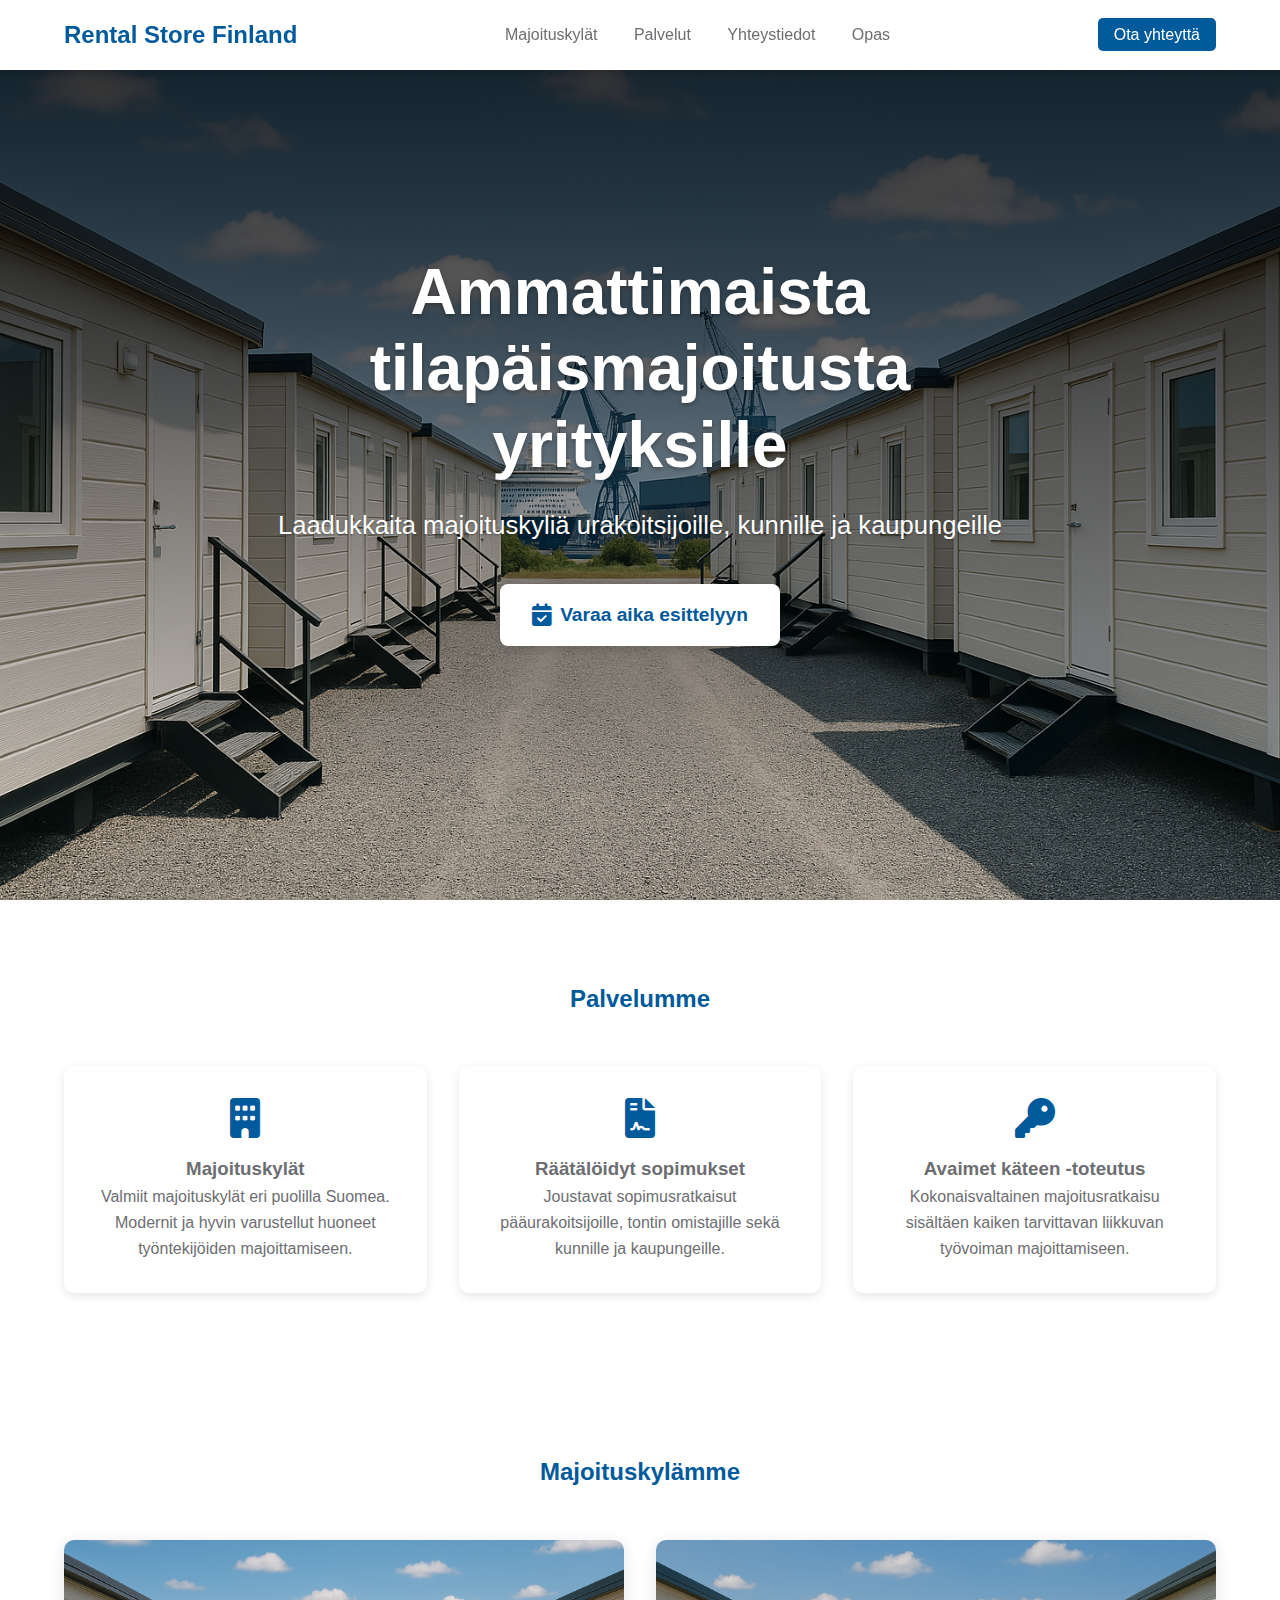
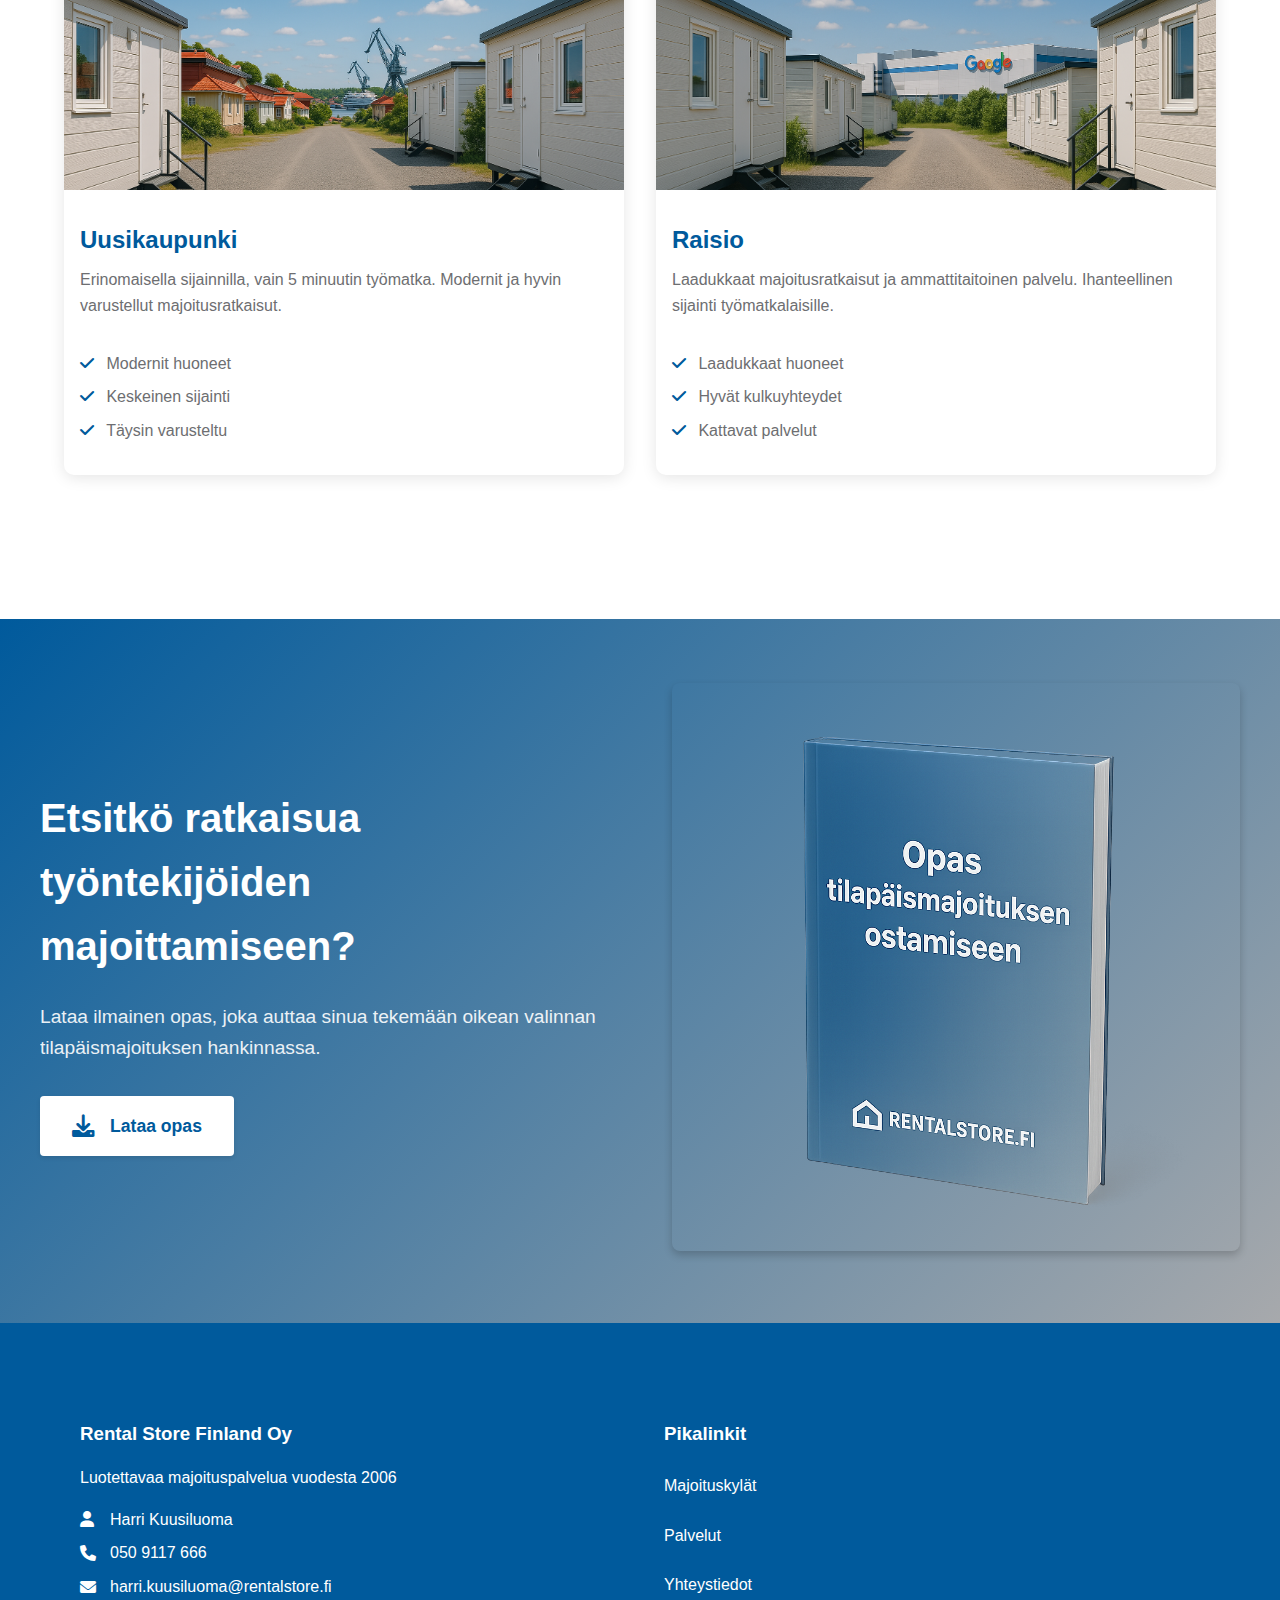
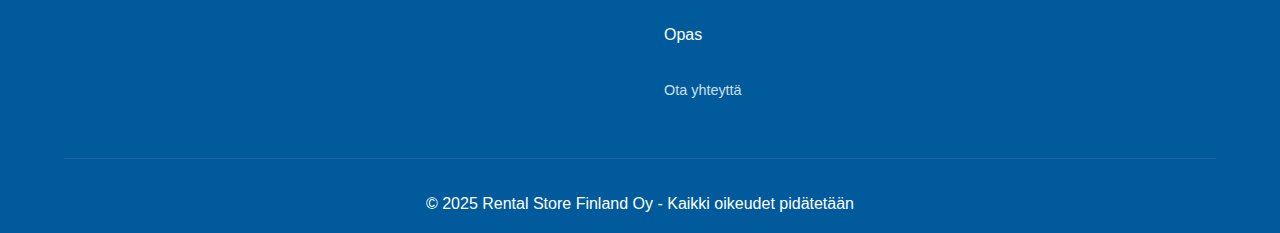
<file: index.html>
<!DOCTYPE html>
<html lang="fi">
<head>
    <meta charset="UTF-8">
    <meta name="viewport" content="width=device-width, initial-scale=1.0">
    <title>Rental Store Finland - Tilapäismajoitusta ammattilaisille</title>
    <link rel="stylesheet" href="styles.css">
    <link rel="stylesheet" href="https://cdnjs.cloudflare.com/ajax/libs/font-awesome/6.0.0/css/all.min.css">
</head>
<body>
    <header>
        <nav class="navbar">
            <div class="logo">
                <a href="index.html">
                    <h1>Rental Store Finland</h1>
                </a>
            </div>
            <div class="hamburger">
                <span></span>
                <span></span>
                <span></span>
            </div>
            <div class="nav-links">
                <a href="majoituskylat.html">Majoituskylät</a>
                <a href="palvelut.html">Palvelut</a>
                <a href="yhteystiedot.html">Yhteystiedot</a>
                <a href="ohjeet.html">Opas</a>
            </div>
            <div class="contact-button">
                <a href="yhteystiedot.html" class="btn">Ota yhteyttä</a>
            </div>
        </nav>
    </header>

    <main>
        <section class="hero-section">
            <div class="hero-content">
                <h1>Ammattimaista tilapäismajoitusta yrityksille</h1>
                <p>Laadukkaita majoituskyliä urakoitsijoille, kunnille ja kaupungeille</p>
                <a href="yhteystiedot.html" class="hero-button">
                    <i class="fas fa-calendar-check"></i>
                    Varaa aika esittelyyn
                </a>
            </div>
        </section>

        <section id="palvelut" class="services-section">
            <h2>Palvelumme</h2>
            <div class="services-grid">
                <div class="service-card">
                    <i class="fas fa-building"></i>
                    <h3>Majoituskylät</h3>
                    <p>Valmiit majoituskylät eri puolilla Suomea. Modernit ja hyvin varustellut huoneet työntekijöiden majoittamiseen.</p>
                </div>
                <div class="service-card">
                    <i class="fas fa-file-contract"></i>
                    <h3>Räätälöidyt sopimukset</h3>
                    <p>Joustavat sopimusratkaisut pääurakoitsijoille, tontin omistajille sekä kunnille ja kaupungeille.</p>
                </div>
                <div class="service-card">
                    <i class="fas fa-key"></i>
                    <h3>Avaimet käteen -toteutus</h3>
                    <p>Kokonaisvaltainen majoitusratkaisu sisältäen kaiken tarvittavan liikkuvan työvoiman majoittamiseen.</p>
                </div>
            </div>
        </section>

        <section id="majoituskylat" class="locations-section">
            <h2>Majoituskylämme</h2>
            <div class="location-cards">
                <div class="location-card">
                    <img src="images/uusikaupunki.jpg" alt="Uusikaupunki majoituskylä">
                    <h3>Uusikaupunki</h3>
                    <p>Erinomaisella sijainnilla, vain 5 minuutin työmatka. Modernit ja hyvin varustellut majoitusratkaisut.</p>
                    <ul class="location-features">
                        <li><i class="fas fa-check"></i> Modernit huoneet</li>
                        <li><i class="fas fa-check"></i> Keskeinen sijainti</li>
                        <li><i class="fas fa-check"></i> Täysin varusteltu</li>
                    </ul>
                </div>
                <div class="location-card">
                    <img src="images/raisio.jpg" alt="Raisio majoituskylä">
                    <h3>Raisio</h3>
                    <p>Laadukkaat majoitusratkaisut ja ammattitaitoinen palvelu. Ihanteellinen sijainti työmatkalaisille.</p>
                    <ul class="location-features">
                        <li><i class="fas fa-check"></i> Laadukkaat huoneet</li>
                        <li><i class="fas fa-check"></i> Hyvät kulkuyhteydet</li>
                        <li><i class="fas fa-check"></i> Kattavat palvelut</li>
                    </ul>
                </div>
            </div>
        </section>

        <section class="cta-banner">
            <div class="cta-banner-content">
                <div class="cta-banner-text">
                    <h2>Etsitkö ratkaisua työntekijöiden majoittamiseen?</h2>
                    <p>Lataa ilmainen opas, joka auttaa sinua tekemään oikean valinnan tilapäismajoituksen hankinnassa.</p>
                    <a href="ohjeet.html" class="cta-button">
                        <i class="fas fa-download"></i>
                        Lataa opas
                    </a>
                </div>
                <div class="cta-banner-image">
                    <img src="images/guide-preview.jpg" alt="Tilapäismajoituksen ohjeet">
                </div>
            </div>
        </section>
    </main>

    <footer>
        <div class="footer-content">
            <!-- Vasen palkki -->
            <div class="footer-section">
                <h3>Rental Store Finland Oy</h3>
                <p>Luotettavaa majoituspalvelua vuodesta 2006</p>
                <div class="footer-contact">
                    <p><i class="fas fa-user"></i> Harri Kuusiluoma</p>
                    <p><i class="fas fa-phone"></i> 050 9117 666</p>
                    <p><i class="fas fa-envelope"></i> harri.kuusiluoma@rentalstore.fi</p>
                </div>
            </div>
            <!-- Oikea palkki -->
            <div class="footer-section">
                <h3>Pikalinkit</h3>
                <div class="footer-links">
                    <a href="majoituskylat.html">Majoituskylät</a>
                    <a href="palvelut.html">Palvelut</a>
                    <a href="yhteystiedot.html">Yhteystiedot</a>
                    <a href="ohjeet.html">Opas</a>
                </div>
                <p class="footer-contact-link">
                    <a href="yhteystiedot.html">Ota yhteyttä</a>
                </p>
            </div>
        </div>
        <div class="footer-bottom">
            <p>&copy; 2025 Rental Store Finland Oy - Kaikki oikeudet pidätetään</p>
        </div>
    </footer>

    <script src="script.js"></script>
</body>
</html>
</file>
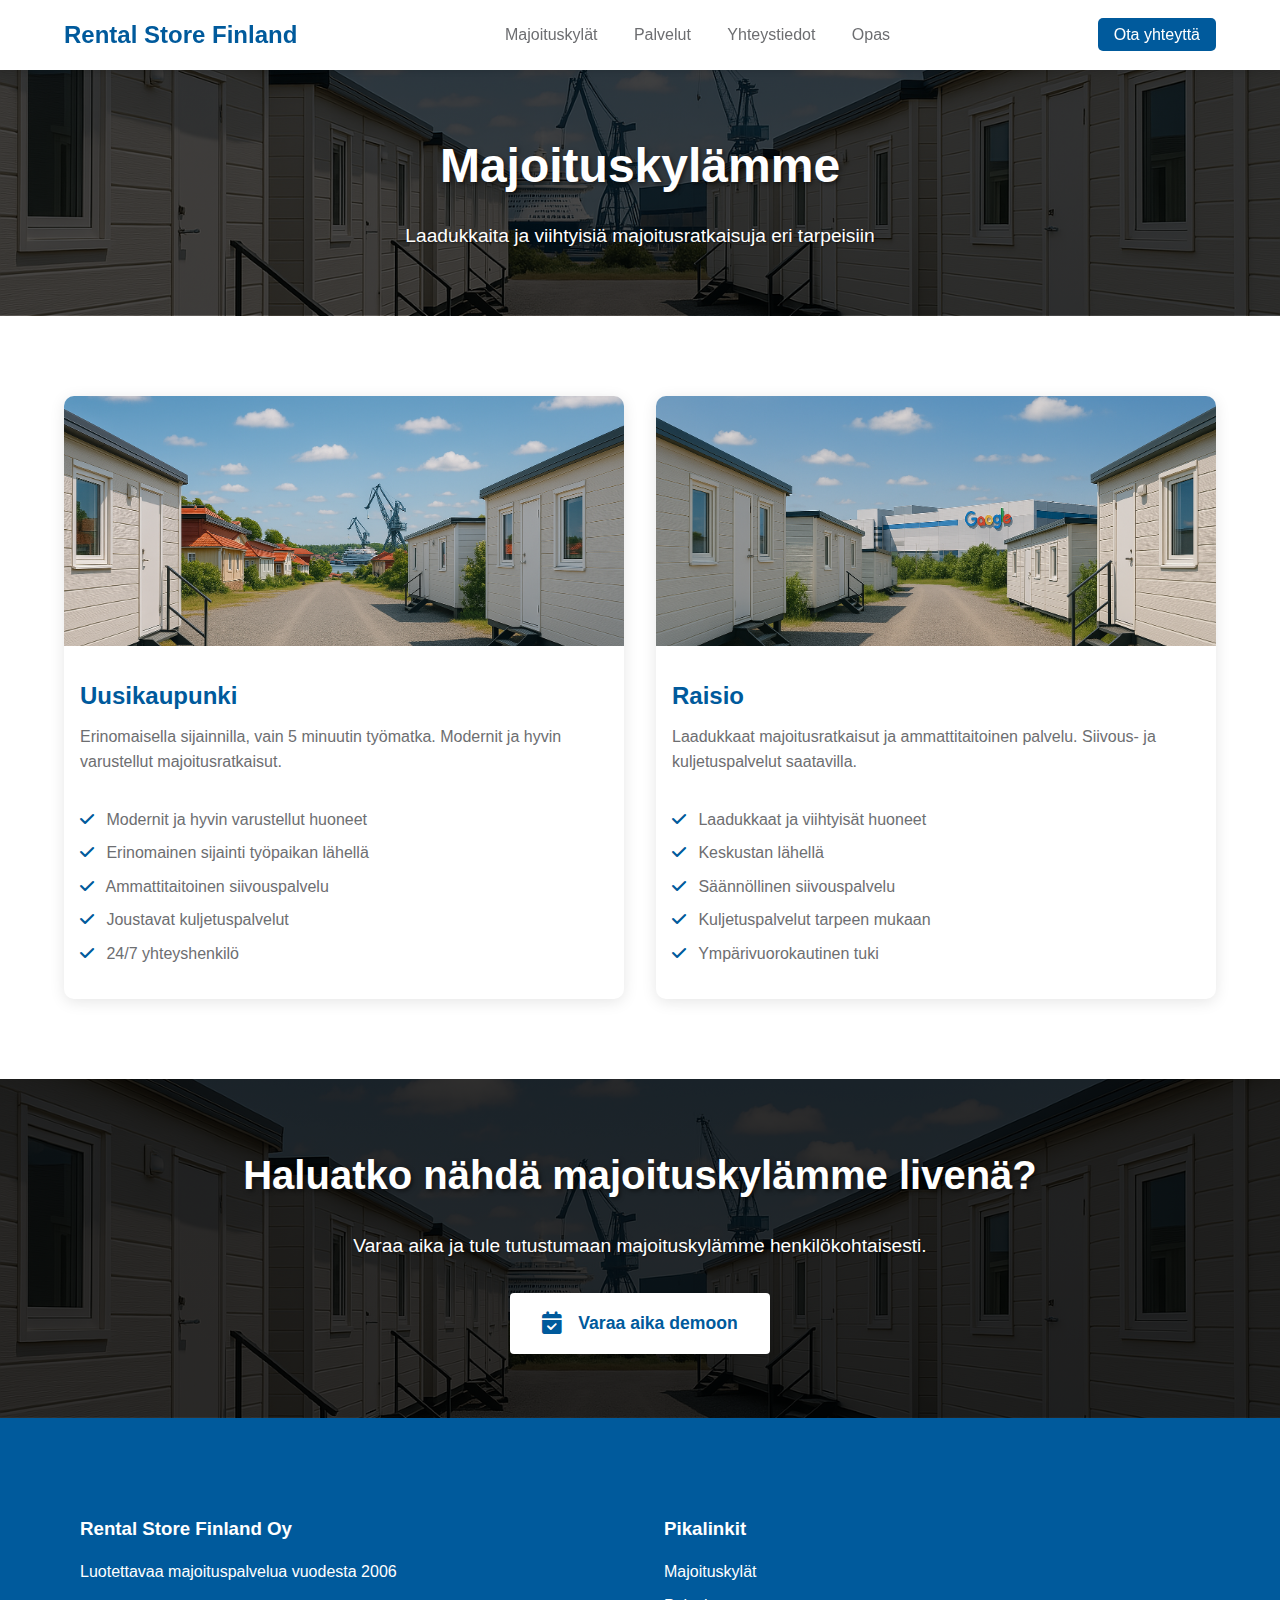
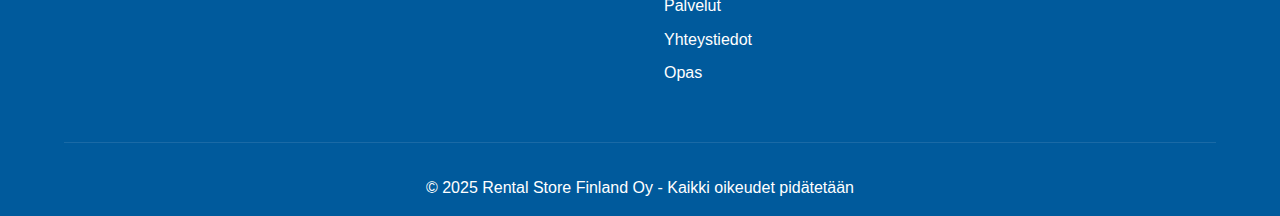
<file: majoituskylat.html>
<!DOCTYPE html>
<html lang="fi">
<head>
    <meta charset="UTF-8">
    <meta name="viewport" content="width=device-width, initial-scale=1.0">
    <title>Majoituskylät - Rental Store Finland</title>
    <link rel="stylesheet" href="styles.css">
    <link rel="stylesheet" href="https://cdnjs.cloudflare.com/ajax/libs/font-awesome/6.0.0/css/all.min.css">
</head>
<body>
    <header>
        <nav class="navbar">
            <div class="logo">
                <a href="index.html">
                    <h1>Rental Store Finland</h1>
                </a>
            </div>
            <div class="hamburger">
                <span></span>
                <span></span>
                <span></span>
            </div>
            <div class="nav-links">
                <a href="majoituskylat.html">Majoituskylät</a>
                <a href="palvelut.html">Palvelut</a>
                <a href="yhteystiedot.html">Yhteystiedot</a>
                <a href="ohjeet.html">Opas</a>
            </div>
            <div class="contact-button">
                <a href="yhteystiedot.html" class="btn">Ota yhteyttä</a>
            </div>
        </nav>
    </header>

    <main>
        <section class="page-header">
            <h1>Majoituskylämme</h1>
            <p>Laadukkaita ja viihtyisiä majoitusratkaisuja eri tarpeisiin</p>
        </section>

        <section class="locations-section">
            <div class="location-cards">
                <div class="location-card">
                    <img src="images/uusikaupunki.jpg" alt="Uusikaupunki majoituskylä">
                    <h3>Uusikaupunki</h3>
                    <p>Erinomaisella sijainnilla, vain 5 minuutin työmatka. Modernit ja hyvin varustellut majoitusratkaisut.</p>
                    <ul class="location-features">
                        <li><i class="fas fa-check"></i> Modernit ja hyvin varustellut huoneet</li>
                        <li><i class="fas fa-check"></i> Erinomainen sijainti työpaikan lähellä</li>
                        <li><i class="fas fa-check"></i> Ammattitaitoinen siivouspalvelu</li>
                        <li><i class="fas fa-check"></i> Joustavat kuljetuspalvelut</li>
                        <li><i class="fas fa-check"></i> 24/7 yhteyshenkilö</li>
                    </ul>
                </div>
                <div class="location-card">
                    <img src="images/raisio.jpg" alt="Raisio majoituskylä">
                    <h3>Raisio</h3>
                    <p>Laadukkaat majoitusratkaisut ja ammattitaitoinen palvelu. Siivous- ja kuljetuspalvelut saatavilla.</p>
                    <ul class="location-features">
                        <li><i class="fas fa-check"></i> Laadukkaat ja viihtyisät huoneet</li>
                        <li><i class="fas fa-check"></i> Keskustan lähellä</li>
                        <li><i class="fas fa-check"></i> Säännöllinen siivouspalvelu</li>
                        <li><i class="fas fa-check"></i> Kuljetuspalvelut tarpeen mukaan</li>
                        <li><i class="fas fa-check"></i> Ympärivuorokautinen tuki</li>
                    </ul>
                </div>
            </div>
        </section>

        <section class="cta-section">
            <div class="cta-content">
                <h2>Haluatko nähdä majoituskylämme livenä?</h2>
                <p>Varaa aika ja tule tutustumaan majoituskylämme henkilökohtaisesti.</p>
                <a href="yhteystiedot.html" class="cta-button">
                    <i class="fas fa-calendar-check"></i>
                    Varaa aika demoon
                </a>
            </div>
        </section>
    </main>

    <footer>
        <div class="footer-content">
            <div class="footer-section">
                <h3>Rental Store Finland Oy</h3>
                <p>Luotettavaa majoituspalvelua vuodesta 2006</p>
            </div>
            <div class="footer-section">
                <h3>Pikalinkit</h3>
                <a href="majoituskylat.html">Majoituskylät</a>
                <a href="palvelut.html">Palvelut</a>
                <a href="yhteystiedot.html">Yhteystiedot</a>
                <a href="ohjeet.html">Opas</a>
            </div>
        </div>
        <div class="footer-bottom">
            <p>&copy; 2025 Rental Store Finland Oy - Kaikki oikeudet pidätetään</p>
        </div>
    </footer>

    <script src="script.js"></script>
</body>
</html>
</file>
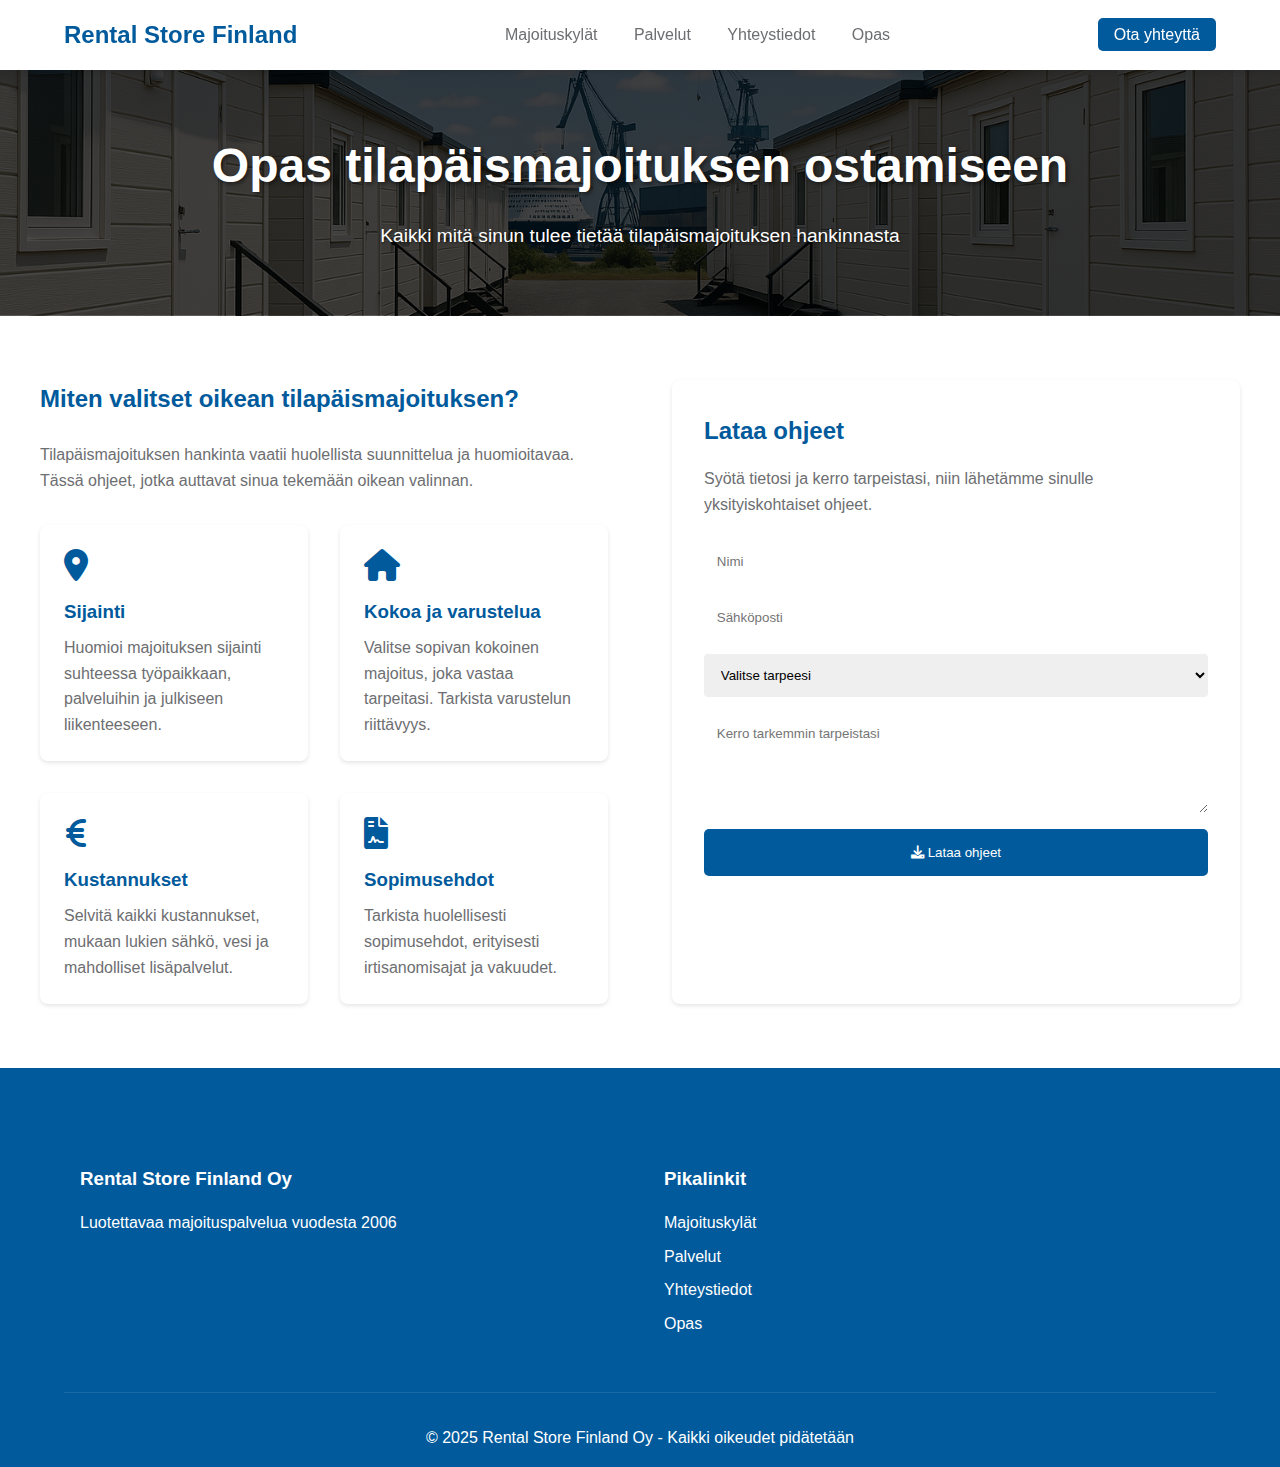
<file: ohjeet.html>
<!DOCTYPE html>
<html lang="fi">
<head>
    <meta charset="UTF-8">
    <meta name="viewport" content="width=device-width, initial-scale=1.0">
    <title>Opas - Rental Store Finland</title>
    <link rel="stylesheet" href="styles.css">
    <link rel="stylesheet" href="https://cdnjs.cloudflare.com/ajax/libs/font-awesome/6.0.0/css/all.min.css">
</head>
<body>
    <header>
        <nav class="navbar">
            <div class="logo">
                <a href="index.html">
                    <h1>Rental Store Finland</h1>
                </a>
            </div>
            <div class="hamburger">
                <span></span>
                <span></span>
                <span></span>
            </div>
            <div class="nav-links">
                <a href="majoituskylat.html">Majoituskylät</a>
                <a href="palvelut.html">Palvelut</a>
                <a href="yhteystiedot.html">Yhteystiedot</a>
                <a href="ohjeet.html">Opas</a>
            </div>
            <div class="contact-button">
                <a href="yhteystiedot.html" class="btn">Ota yhteyttä</a>
            </div>
        </nav>
    </header>

    <main>
        <section class="page-header">
            <h1>Opas tilapäismajoituksen ostamiseen</h1>
            <p>Kaikki mitä sinun tulee tietää tilapäismajoituksen hankinnasta</p>
        </section>

        <section class="guide-section">
            <div class="guide-content">
                <div class="guide-text">
                    <h2>Miten valitset oikean tilapäismajoituksen?</h2>
                    <p>Tilapäismajoituksen hankinta vaatii huolellista suunnittelua ja huomioitavaa. Tässä ohjeet, jotka auttavat sinua tekemään oikean valinnan.</p>
                    
                    <div class="guide-points">
                        <div class="guide-point">
                            <i class="fas fa-map-marker-alt"></i>
                            <h3>Sijainti</h3>
                            <p>Huomioi majoituksen sijainti suhteessa työpaikkaan, palveluihin ja julkiseen liikenteeseen.</p>
                        </div>
                        <div class="guide-point">
                            <i class="fas fa-home"></i>
                            <h3>Kokoa ja varustelua</h3>
                            <p>Valitse sopivan kokoinen majoitus, joka vastaa tarpeitasi. Tarkista varustelun riittävyys.</p>
                        </div>
                        <div class="guide-point">
                            <i class="fas fa-euro-sign"></i>
                            <h3>Kustannukset</h3>
                            <p>Selvitä kaikki kustannukset, mukaan lukien sähkö, vesi ja mahdolliset lisäpalvelut.</p>
                        </div>
                        <div class="guide-point">
                            <i class="fas fa-file-contract"></i>
                            <h3>Sopimusehdot</h3>
                            <p>Tarkista huolellisesti sopimusehdot, erityisesti irtisanomisajat ja vakuudet.</p>
                        </div>
                    </div>
                </div>

                <div class="guide-form">
                    <h2>Lataa ohjeet</h2>
                    <p>Syötä tietosi ja kerro tarpeistasi, niin lähetämme sinulle yksityiskohtaiset ohjeet.</p>
                    <form id="guideForm">
                        <input type="text" placeholder="Nimi" required>
                        <input type="email" placeholder="Sähköposti" required>
                        <select required>
                            <option value="">Valitse tarpeesi</option>
                            <option value="tyo">Työmatka</option>
                            <option value="projekti">Projektimajoitus</option>
                            <option value="muu">Muu tarve</option>
                        </select>
                        <textarea placeholder="Kerro tarkemmin tarpeistasi" required></textarea>
                        <button type="submit" class="submit-button">
                            <i class="fas fa-download"></i>
                            Lataa ohjeet
                        </button>
                    </form>
                </div>
            </div>
        </section>
    </main>

    <footer>
        <div class="footer-content">
            <div class="footer-section">
                <h3>Rental Store Finland Oy</h3>
                <p>Luotettavaa majoituspalvelua vuodesta 2006</p>
            </div>
            <div class="footer-section">
                <h3>Pikalinkit</h3>
                <a href="majoituskylat.html">Majoituskylät</a>
                <a href="palvelut.html">Palvelut</a>
                <a href="yhteystiedot.html">Yhteystiedot</a>
                <a href="ohjeet.html">Opas</a>
            </div>
        </div>
        <div class="footer-bottom">
            <p>&copy; 2025 Rental Store Finland Oy - Kaikki oikeudet pidätetään</p>
        </div>
    </footer>

    <script src="script.js"></script>
</body>
</html>
</file>
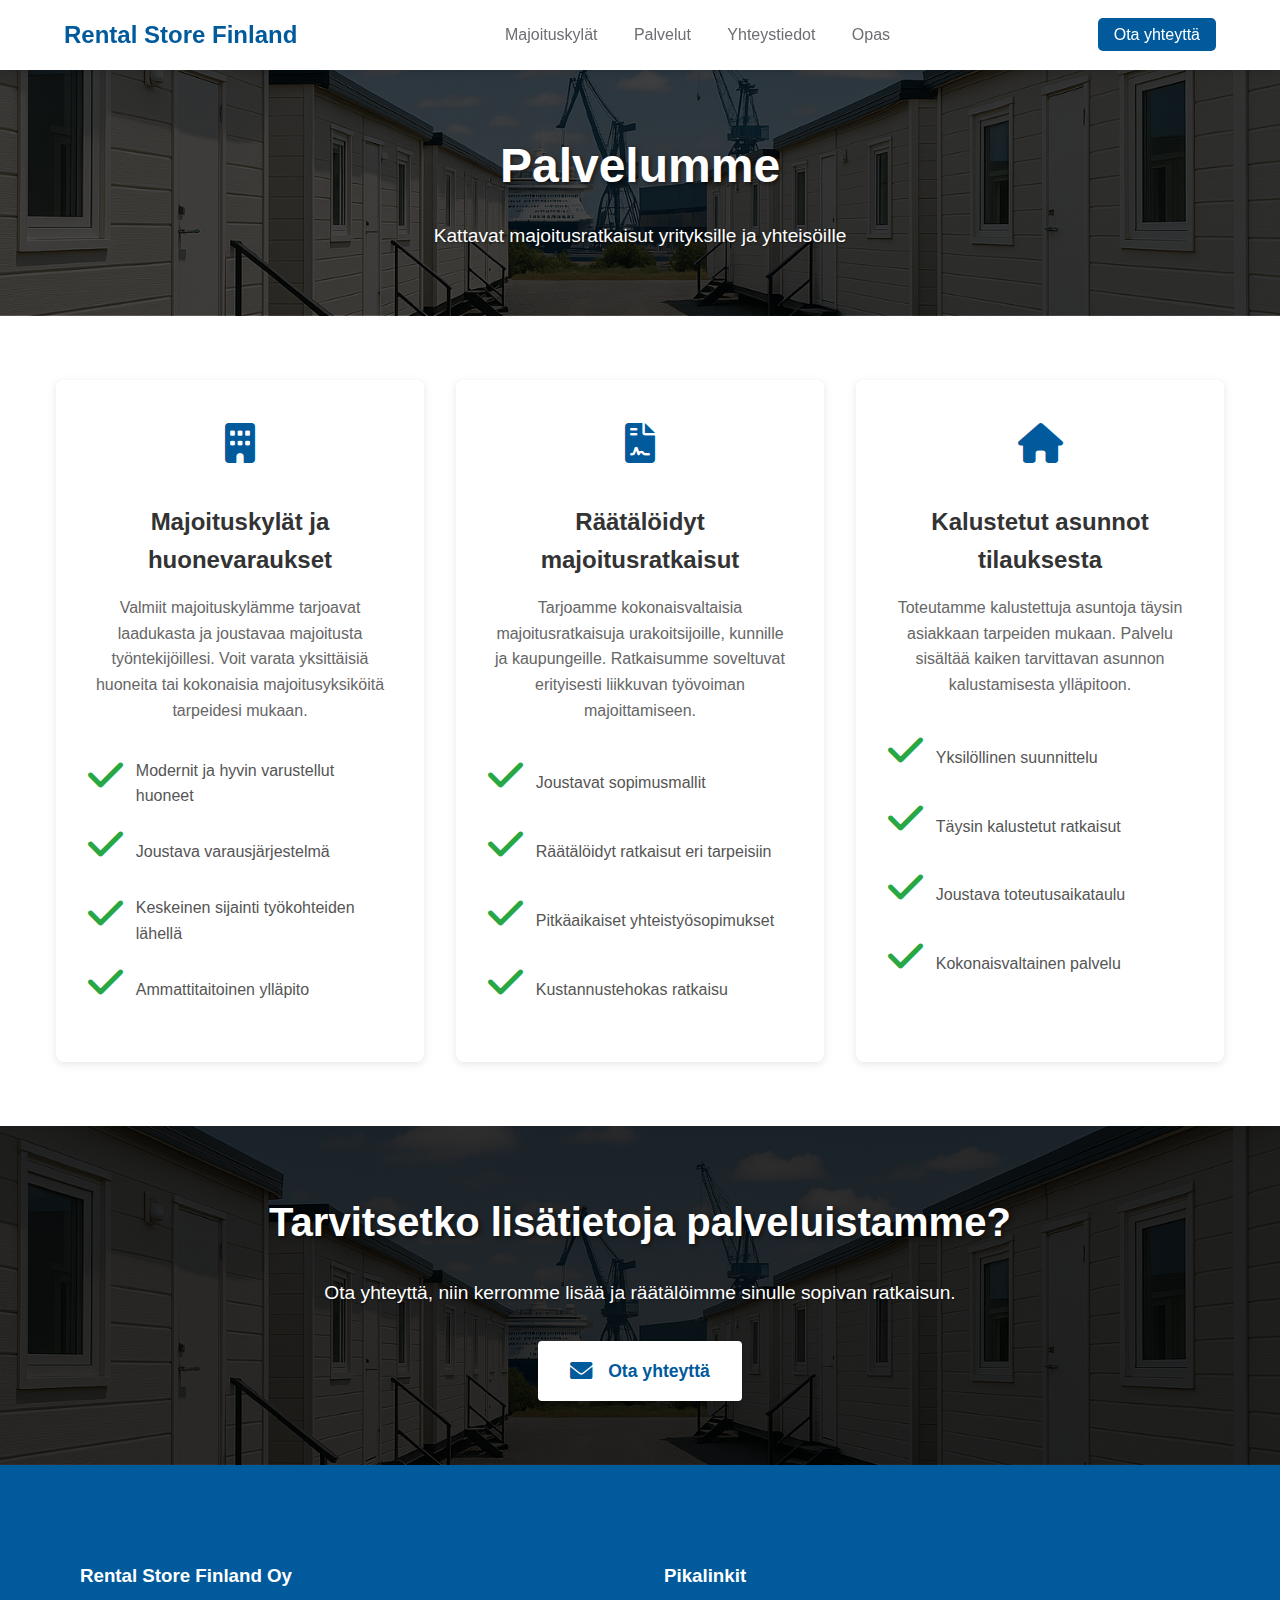
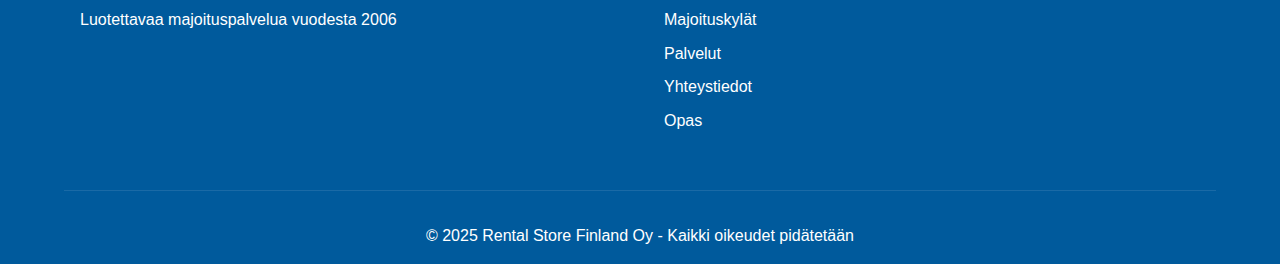
<file: palvelut.html>
<!DOCTYPE html>
<html lang="fi">
<head>
    <meta charset="UTF-8">
    <meta name="viewport" content="width=device-width, initial-scale=1.0">
    <title>Palvelut - Rental Store Finland</title>
    <link rel="stylesheet" href="styles.css">
    <link rel="stylesheet" href="https://cdnjs.cloudflare.com/ajax/libs/font-awesome/6.0.0/css/all.min.css">
</head>
<body>
    <header>
        <nav class="navbar">
            <div class="logo">
                <a href="index.html">
                    <h1>Rental Store Finland</h1>
                </a>
            </div>
            <div class="hamburger">
                <span></span>
                <span></span>
                <span></span>
            </div>
            <div class="nav-links">
                <a href="majoituskylat.html">Majoituskylät</a>
                <a href="palvelut.html">Palvelut</a>
                <a href="yhteystiedot.html">Yhteystiedot</a>
                <a href="ohjeet.html">Opas</a>
            </div>
            <div class="contact-button">
                <a href="yhteystiedot.html" class="btn">Ota yhteyttä</a>
            </div>
        </nav>
    </header>

    <main>
        <section class="page-header">
            <h1>Palvelumme</h1>
            <p>Kattavat majoitusratkaisut yrityksille ja yhteisöille</p>
        </section>

        <section class="services-detailed">
            <div class="service-card large">
                <div class="service-icon">
                    <i class="fas fa-building"></i>
                </div>
                <h2>Majoituskylät ja huonevaraukset</h2>
                <p>Valmiit majoituskylämme tarjoavat laadukasta ja joustavaa majoitusta työntekijöillesi. Voit varata yksittäisiä huoneita tai kokonaisia majoitusyksiköitä tarpeidesi mukaan.</p>
                <ul class="service-features">
                    <li><i class="fas fa-check"></i> Modernit ja hyvin varustellut huoneet</li>
                    <li><i class="fas fa-check"></i> Joustava varausjärjestelmä</li>
                    <li><i class="fas fa-check"></i> Keskeinen sijainti työkohteiden lähellä</li>
                    <li><i class="fas fa-check"></i> Ammattitaitoinen ylläpito</li>
                </ul>
            </div>

            <div class="service-card large">
                <div class="service-icon">
                    <i class="fas fa-file-contract"></i>
                </div>
                <h2>Räätälöidyt majoitusratkaisut</h2>
                <p>Tarjoamme kokonaisvaltaisia majoitusratkaisuja urakoitsijoille, kunnille ja kaupungeille. Ratkaisumme soveltuvat erityisesti liikkuvan työvoiman majoittamiseen.</p>
                <ul class="service-features">
                    <li><i class="fas fa-check"></i> Joustavat sopimusmallit</li>
                    <li><i class="fas fa-check"></i> Räätälöidyt ratkaisut eri tarpeisiin</li>
                    <li><i class="fas fa-check"></i> Pitkäaikaiset yhteistyösopimukset</li>
                    <li><i class="fas fa-check"></i> Kustannustehokas ratkaisu</li>
                </ul>
            </div>

            <div class="service-card large">
                <div class="service-icon">
                    <i class="fas fa-home"></i>
                </div>
                <h2>Kalustetut asunnot tilauksesta</h2>
                <p>Toteutamme kalustettuja asuntoja täysin asiakkaan tarpeiden mukaan. Palvelu sisältää kaiken tarvittavan asunnon kalustamisesta ylläpitoon.</p>
                <ul class="service-features">
                    <li><i class="fas fa-check"></i> Yksilöllinen suunnittelu</li>
                    <li><i class="fas fa-check"></i> Täysin kalustetut ratkaisut</li>
                    <li><i class="fas fa-check"></i> Joustava toteutusaikataulu</li>
                    <li><i class="fas fa-check"></i> Kokonaisvaltainen palvelu</li>
                </ul>
            </div>
        </section>

        <section class="cta-section">
            <div class="cta-content">
                <h2>Tarvitsetko lisätietoja palveluistamme?</h2>
                <p>Ota yhteyttä, niin kerromme lisää ja räätälöimme sinulle sopivan ratkaisun.</p>
                <a href="yhteystiedot.html" class="cta-button">
                    <i class="fas fa-envelope"></i>
                    Ota yhteyttä
                </a>
            </div>
        </section>
    </main>

    <footer>
        <div class="footer-content">
            <div class="footer-section">
                <h3>Rental Store Finland Oy</h3>
                <p>Luotettavaa majoituspalvelua vuodesta 2006</p>
            </div>
            <div class="footer-section">
                <h3>Pikalinkit</h3>
                <a href="majoituskylat.html">Majoituskylät</a>
                <a href="palvelut.html">Palvelut</a>
                <a href="yhteystiedot.html">Yhteystiedot</a>
                <a href="ohjeet.html">Opas</a>
            </div>
        </div>
        <div class="footer-bottom">
            <p>&copy; 2025 Rental Store Finland Oy - Kaikki oikeudet pidätetään</p>
        </div>
    </footer>

    <script src="script.js"></script>
</body>
</html>
</file>
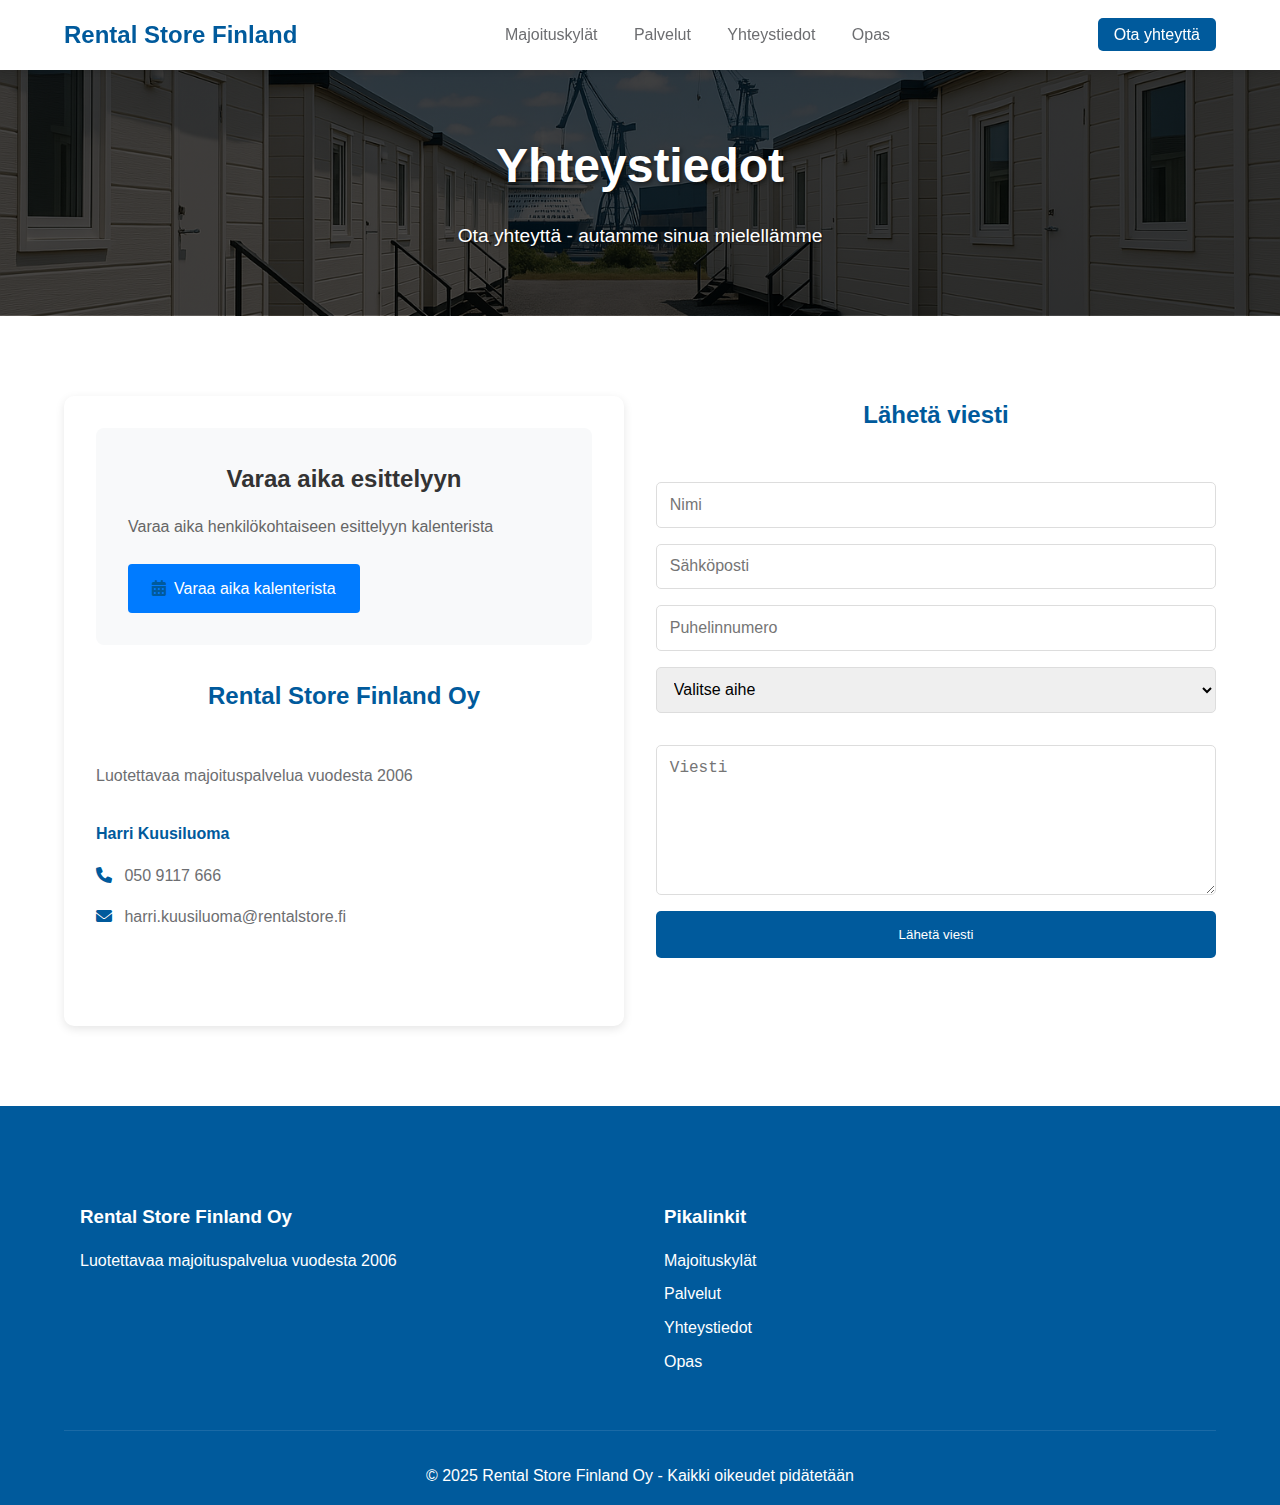
<file: yhteystiedot.html>
<!DOCTYPE html>
<html lang="fi">
<head>
    <meta charset="UTF-8">
    <meta name="viewport" content="width=device-width, initial-scale=1.0">
    <title>Yhteystiedot - Rental Store Finland</title>
    <link rel="stylesheet" href="styles.css">
    <link rel="stylesheet" href="https://cdnjs.cloudflare.com/ajax/libs/font-awesome/6.0.0/css/all.min.css">
</head>
<body>
    <header>
        <nav class="navbar">
            <div class="logo">
                <a href="index.html">
                    <h1>Rental Store Finland</h1>
                </a>
            </div>
            <div class="hamburger">
                <span></span>
                <span></span>
                <span></span>
            </div>
            <div class="nav-links">
                <a href="majoituskylat.html">Majoituskylät</a>
                <a href="palvelut.html">Palvelut</a>
                <a href="yhteystiedot.html">Yhteystiedot</a>
                <a href="ohjeet.html">Opas</a>
            </div>
            <div class="contact-button">
                <a href="yhteystiedot.html" class="btn">Ota yhteyttä</a>
            </div>
        </nav>
    </header>

    <main>
        <section class="page-header">
            <h1>Yhteystiedot</h1>
            <p>Ota yhteyttä - autamme sinua mielellämme</p>
        </section>

        <section class="contact-section">
            <div class="contact-grid">
                <div class="contact-info">
                    <div class="booking-section">
                        <h2>Varaa aika esittelyyn</h2>
                        <p>Varaa aika henkilökohtaiseen esittelyyn kalenterista</p>
                        <a href="https://meetings.hubspot.com/SINUN_KALENTERI_ID" class="calendar-link" target="_blank">
                            <i class="fas fa-calendar-alt"></i>
                            Varaa aika kalenterista
                        </a>
                    </div>
                    <div class="company-info">
                        <h2>Rental Store Finland Oy</h2>
                        <p>Luotettavaa majoituspalvelua vuodesta 2006</p>
                        <div class="contact-details">
                            <div class="contact-person">
                                <h4>Harri Kuusiluoma</h4>
                                <p><i class="fas fa-phone"></i> 050 9117 666</p>
                                <p><i class="fas fa-envelope"></i> harri.kuusiluoma@rentalstore.fi</p>
                            </div>
                        </div>
                    </div>
                </div>
                <div class="contact-form">
                    <h2>Lähetä viesti</h2>
                    <form>
                        <input type="text" placeholder="Nimi" required>
                        <input type="email" placeholder="Sähköposti" required>
                        <input type="tel" placeholder="Puhelinnumero">
                        <select>
                            <option value="">Valitse aihe</option>
                            <option value="majoitus">Majoitus</option>
                            <option value="muu">Muu kysymys</option>
                        </select>
                        <textarea placeholder="Viesti" required></textarea>
                        <button type="submit" class="submit-button">Lähetä viesti</button>
                    </form>
                </div>
            </div>
        </section>
    </main>

    <footer>
        <div class="footer-content">
            <div class="footer-section">
                <h3>Rental Store Finland Oy</h3>
                <p>Luotettavaa majoituspalvelua vuodesta 2006</p>
            </div>
            <div class="footer-section">
                <h3>Pikalinkit</h3>
                <a href="majoituskylat.html">Majoituskylät</a>
                <a href="palvelut.html">Palvelut</a>
                <a href="yhteystiedot.html">Yhteystiedot</a>
                <a href="ohjeet.html">Opas</a>
            </div>
        </div>
        <div class="footer-bottom">
            <p>&copy; 2025 Rental Store Finland Oy - Kaikki oikeudet pidätetään</p>
        </div>
    </footer>

    <script src="script.js"></script>
</body>
</html>
</file>
<file: styles.css>
/* Modern CSS Reset and Base Styles */
* {
    margin: 0;
    padding: 0;
    box-sizing: border-box;
}

@import url('https://fonts.googleapis.com/css2?family=Raleway:wght@400;500;600;700&family=Open+Sans:wght@400;600&display=swap');

:root {
    /* Primary Colors */
    --primary-color: #005A9C;
    --primary-rgb: 0, 90, 156;
    --primary-cmyk: 100, 42, 0, 39;
    
    /* Secondary Colors */
    --secondary-color: #A7A9AC;
    --secondary-rgb: 167, 169, 172;
    --secondary-cmyk: 3, 2, 0, 33;
    
    /* Accent Colors */
    --accent-light: #B9D9EB;
    --accent-light-rgb: 185, 217, 235;
    --accent-light-cmyk: 21, 8, 0, 8;
    
    --accent-dark: #6D6E71;
    --accent-dark-rgb: 109, 110, 113;
    --accent-dark-cmyk: 4, 3, 0, 56;
    
    /* Text Colors */
    --text-color: var(--accent-dark);
    --text-light: var(--secondary-color);
    --white: #ffffff;
}

body {
    font-family: 'Open Sans', sans-serif;
    line-height: 1.6;
    color: var(--text-color);
}

h1, h2, h3, h4, h5, h6 {
    font-family: 'Raleway', sans-serif;
    font-weight: 600;
}

/* Navigation */
.navbar {
    display: flex;
    justify-content: space-between;
    align-items: center;
    padding: 1rem 5%;
    background-color: var(--white);
    box-shadow: 0 2px 5px rgba(0,0,0,0.1);
    position: fixed;
    width: 100%;
    top: 0;
    z-index: 1000;
}

.logo h1 {
    font-size: 1.5rem;
    color: var(--primary-color);
    font-weight: 700;
}

.logo a {
    text-decoration: none;
    color: inherit;
    display: block;
}

.logo a:hover {
    color: inherit;
}

.nav-links a {
    text-decoration: none;
    color: var(--text-color);
    margin: 0 1rem;
    transition: color 0.3s ease;
    font-weight: 500;
}

.nav-links a:hover {
    color: var(--primary-color);
}

.btn {
    background-color: var(--primary-color);
    color: var(--white);
    padding: 0.5rem 1rem;
    border-radius: 5px;
    text-decoration: none;
    transition: all 0.3s ease;
    font-weight: 500;
}

.btn:hover {
    background-color: var(--accent-dark);
    transform: translateY(-2px);
}

/* Hero Section */
.hero-section {
    height: 100vh;
    background: url('images/hero-bg.jpg');
    background-size: cover;
    background-position: center;
    background-attachment: fixed;
    position: relative;
    display: flex;
    align-items: center;
    justify-content: center;
    text-align: center;
    color: var(--white);
    padding: 0 1rem;
    margin-top: 0;
}

/* Lisätään gradient overlay */
.hero-section::before {
    content: '';
    position: absolute;
    top: 0;
    left: 0;
    right: 0;
    height: 90%; /* Nostetaan 70% -> 90% */
    background: linear-gradient(
        to bottom,
        rgba(0, 0, 0, 0.8) 0%,
        rgba(0, 0, 0, 0.6) 40%,
        rgba(0, 0, 0, 0.3) 70%, /* Hieman tummempi keskivaiheilla */
        rgba(0, 0, 0, 0) 100%
    );
    pointer-events: none;
}

.hero-content {
    position: relative; /* Varmistetaan että sisältö on gradientin päällä */
    max-width: 800px;
    padding: 2rem;
    z-index: 1;
}

.hero-content h1 {
    font-size: 4rem;
    margin-bottom: 1.5rem;
    line-height: 1.2;
    font-weight: 700;
    text-shadow: 0 2px 4px rgba(0, 0, 0, 0.3); /* Parannetaan luettavuutta */
}

.hero-content p {
    font-size: 1.6rem;
    margin-bottom: 2.5rem;
    line-height: 1.4;
    font-weight: 400;
    text-shadow: 0 1px 2px rgba(0, 0, 0, 0.3); /* Parannetaan luettavuutta */
}

.hero-button {
    display: inline-flex;
    align-items: center;
    gap: 0.5rem;
    background-color: white;
    color: var(--primary-color);
    padding: 1rem 2rem;
    border-radius: 8px;
    text-decoration: none;
    font-weight: 600;
    font-size: 1.2rem;
    transition: all 0.3s ease;
    box-shadow: 0 4px 12px rgba(0, 0, 0, 0.15); /* Parannetaan näkyvyyttä */
}

.hero-button i {
    font-size: 1.4rem;
}

.hero-button:hover {
    transform: translateY(-2px);
    box-shadow: 0 4px 8px rgba(0,0,0,0.2);
    background-color: #f8f8f8;
}

@media (max-width: 992px) {
    .hero-content h1 {
        font-size: 3.5rem;
    }

    .hero-content p {
        font-size: 1.4rem;
    }
}

@media (max-width: 768px) {
    .hero-section {
        background-attachment: scroll;
        min-height: 100vh;
        height: auto;
    }

    .hero-section::before {
        height: 100%; /* Mobiilissa täysi peitto */
    }

    .hero-content {
        padding: 2rem 1rem;
        margin: 4rem 0;
        width: 100%;
    }

    .hero-content h1 {
        font-size: 2.5rem;
        margin-bottom: 1rem;
        text-shadow: 0 2px 4px rgba(0, 0, 0, 0.4); /* Vahvempi varjo mobiilissa */
    }

    .hero-content p {
        font-size: 1.2rem;
        margin-bottom: 2rem;
        text-shadow: 0 1px 3px rgba(0, 0, 0, 0.4); /* Vahvempi varjo mobiilissa */
    }

    .hero-button {
        width: 100%;
        justify-content: center;
        padding: 1.2rem;
        font-size: 1.1rem;
        box-shadow: 0 4px 8px rgba(0, 0, 0, 0.2);
    }
}

@media (max-width: 480px) {
    .hero-content h1 {
        font-size: 2rem;
    }

    .hero-content p {
        font-size: 1.1rem;
    }

    .hero-button {
        padding: 1rem;
        font-size: 1rem;
    }
}

/* Services Section */
.services-section {
    padding: 5rem 5%;
    background-color: var(--light-gray);
}

.services-section h2 {
    text-align: center;
    margin-bottom: 3rem;
    color: var(--primary-color);
}

.services-grid {
    display: grid;
    grid-template-columns: repeat(auto-fit, minmax(250px, 1fr));
    gap: 2rem;
}

.service-card {
    background-color: var(--white);
    padding: 2rem;
    border-radius: 10px;
    text-align: center;
    box-shadow: 0 3px 10px rgba(0,0,0,0.1);
    transition: transform 0.3s ease;
}

.service-card:hover {
    transform: translateY(-5px);
}

.service-card i {
    font-size: 2.5rem;
    color: var(--primary-color);
    margin-bottom: 1rem;
}

/* Locations Section */
.locations-section {
    padding: 5rem 5%;
}

.locations-section h2 {
    text-align: center;
    margin-bottom: 3rem;
    color: var(--primary-color);
}

.location-cards {
    display: grid;
    grid-template-columns: repeat(auto-fit, minmax(300px, 1fr));
    gap: 2rem;
}

.location-card {
    background-color: var(--white);
    border-radius: 10px;
    overflow: hidden;
    box-shadow: 0 3px 15px rgba(0,0,0,0.1);
    transition: transform 0.3s ease;
}

.location-card:hover {
    transform: translateY(-5px);
}

.location-card img {
    width: 100%;
    height: 250px;
    object-fit: cover;
    transition: transform 0.3s ease;
}

.location-card:hover img {
    transform: scale(1.05);
}

.location-card h3 {
    padding: 1.5rem 1rem 0.5rem;
    color: var(--primary-color);
    font-size: 1.5rem;
}

.location-card p {
    padding: 0 1rem 1.5rem;
    color: var(--text-color);
}

/* Contact Section */
.contact-section {
    padding: 5rem 5%;
    background-color: var(--light-gray);
}

.contact-section h2 {
    text-align: center;
    margin-bottom: 3rem;
    color: var(--primary-color);
}

.contact-grid {
    display: grid;
    grid-template-columns: repeat(auto-fit, minmax(300px, 1fr));
    gap: 2rem;
}

.contact-info {
    padding: 2rem;
    background-color: var(--white);
    border-radius: 10px;
    box-shadow: 0 3px 10px rgba(0,0,0,0.1);
}

.contact-info p {
    margin: 1rem 0;
}

.contact-info i {
    margin-right: 0.5rem;
    color: var(--primary-color);
}

.contact-form form {
    display: flex;
    flex-direction: column;
    gap: 1rem;
}

.contact-form input,
.contact-form textarea {
    padding: 0.8rem;
    border: 1px solid #ddd;
    border-radius: 5px;
    font-size: 1rem;
}

.contact-form textarea {
    height: 150px;
    resize: vertical;
}

.submit-button {
    background-color: var(--primary-color);
    color: var(--white);
    padding: 1rem;
    border: none;
    border-radius: 5px;
    cursor: pointer;
    transition: all 0.3s ease;
    font-weight: 500;
}

.submit-button:hover {
    background-color: var(--accent-dark);
    transform: translateY(-2px);
}

/* Footer */
footer {
    background-color: var(--primary-color);
    color: var(--white);
    padding: 3rem 5% 1rem;
}

.footer-content {
    display: grid;
    grid-template-columns: 1fr 1fr;
    gap: 3rem;
    max-width: 1200px;
    margin: 0 auto;
    padding: 3rem 1rem;
}

.footer-section h3 {
    margin-bottom: 1rem;
}

.footer-section a {
    color: var(--white);
    text-decoration: none;
    display: block;
    margin: 0.5rem 0;
}

.footer-section a:hover {
    color: var(--accent-light);
}

.footer-bottom {
    text-align: center;
    padding-top: 2rem;
    border-top: 1px solid rgba(255,255,255,0.1);
}

/* Page Header */
.page-header {
    background: linear-gradient(rgba(0,0,0,0.7), rgba(0,0,0,0.7)), url('images/hero-bg.jpg');
    background-size: cover;
    background-position: center;
    color: var(--white);
    text-align: center;
    padding: 8rem 1rem 4rem;
    margin-top: 0;
}

.page-header h1 {
    font-size: 3rem;
    margin-bottom: 1rem;
    text-shadow: 2px 2px 4px rgba(0,0,0,0.5);
}

.page-header p {
    font-size: 1.2rem;
    text-shadow: 1px 1px 2px rgba(0,0,0,0.5);
}

/* Feature Lists */
.location-features,
.service-features {
    list-style: none;
    padding: 0 1rem 1.5rem;
    text-align: left;
}

.location-features li,
.service-features li {
    margin: 0.5rem 0;
    color: var(--text-color);
}

.location-features i,
.service-features i {
    color: var(--primary-color);
    margin-right: 0.5rem;
}

/* Contact Details */
.contact-details {
    margin-top: 2rem;
}

.contact-person {
    margin-bottom: 2rem;
    padding-bottom: 1rem;
    border-bottom: 1px solid #eee;
}

.contact-person:last-child {
    border-bottom: none;
}

.contact-person h4 {
    color: var(--primary-color);
    margin-bottom: 0.5rem;
}

.contact-form select {
    padding: 0.8rem;
    border: 1px solid #ddd;
    border-radius: 5px;
    font-size: 1rem;
    width: 100%;
    margin-bottom: 1rem;
}

/* Mobile Navigation */
.hamburger {
    display: none;
    flex-direction: column;
    justify-content: space-between;
    width: 30px;
    height: 21px;
    cursor: pointer;
    position: relative;
    z-index: 1001;
    margin-right: 1rem;
}

.hamburger span {
    display: block;
    width: 100%;
    height: 3px;
    background-color: var(--primary-color);
    transition: all 0.3s ease;
    transform-origin: center;
}

@media (max-width: 992px) {
    .hamburger {
        display: flex;
    }

    .nav-links {
        position: fixed;
        top: 0;
        right: -100%;
        width: 100%;
        height: 100vh;
        background-color: white;
        display: flex;
        flex-direction: column;
        align-items: center;
        justify-content: center;
        gap: 2rem;
        padding: 80px 20px;
        transition: all 0.3s ease-in-out;
        z-index: 1000;
        overflow-y: auto;
    }

    .nav-links.active {
        right: 0;
        box-shadow: -5px 0 15px rgba(0,0,0,0.1);
    }

    .nav-links a {
        font-size: 1.2rem;
        padding: 1rem;
        width: 100%;
        text-align: center;
        border-bottom: 1px solid #eee;
        color: var(--primary-color);
        font-weight: 500;
        display: block;
    }

    .nav-links a:last-child {
        border-bottom: none;
    }

    .nav-links a:hover {
        background-color: #f8f8f8;
        color: var(--accent-dark);
    }

    .hamburger.active span:nth-child(1) {
        transform: translateY(9px) rotate(45deg);
    }

    .hamburger.active span:nth-child(2) {
        opacity: 0;
    }

    .hamburger.active span:nth-child(3) {
        transform: translateY(-9px) rotate(-45deg);
    }

    body.nav-open {
        overflow: hidden;
        position: fixed;
        width: 100%;
    }

    .navbar {
        position: fixed;
        top: 0;
        left: 0;
        width: 100%;
        background: white;
        box-shadow: 0 2px 5px rgba(0,0,0,0.1);
        z-index: 1000;
        padding: 1rem;
    }

    .logo {
        position: relative;
        z-index: 1001;
    }
}

/* Modal Styles */
.modal {
    display: none;
    position: fixed;
    z-index: 1000;
    left: 0;
    top: 0;
    width: 100%;
    height: 100%;
    background-color: rgba(0, 0, 0, 0.5);
}

.modal-content {
    background-color: #fff;
    margin: 15% auto;
    padding: 2.5rem;
    border-radius: 10px;
    max-width: 600px;
    position: relative;
    text-align: center;
}

.modal-content h2 {
    color: var(--primary-color);
    font-size: 2.5rem;
    margin-bottom: 1.5rem;
    font-weight: 600;
}

.modal-content p {
    color: #666;
    font-size: 1.2rem;
    line-height: 1.6;
    margin-bottom: 2rem;
}

.close {
    position: absolute;
    right: 1.5rem;
    top: 1.5rem;
    font-size: 2rem;
    font-weight: bold;
    color: #aaa;
    cursor: pointer;
    transition: color 0.3s ease;
}

.close:hover {
    color: var(--primary-color);
}

.modal-button {
    display: inline-flex;
    align-items: center;
    gap: 0.5rem;
    background-color: white;
    color: var(--primary-color);
    padding: 1rem 2rem;
    border-radius: 5px;
    text-decoration: none;
    font-weight: 600;
    transition: all 0.3s ease;
    box-shadow: 0 2px 4px rgba(0,0,0,0.1);
}

.modal-button:hover {
    background-color: #f8f8f8;
    transform: translateY(-2px);
    box-shadow: 0 4px 8px rgba(0,0,0,0.2);
}

.modal-button i {
    font-size: 1.2rem;
}

@media (max-width: 768px) {
    .modal-content {
        margin: 20% auto;
        padding: 2rem;
        width: 90%;
    }

    .modal-content h2 {
        font-size: 2rem;
    }

    .modal-content p {
        font-size: 1.1rem;
    }
}

/* Booking Section Styles */
.booking-section {
    background-color: #f8f9fa;
    padding: 2rem;
    border-radius: 8px;
    margin-bottom: 2rem;
}

.booking-section h2 {
    color: #333;
    margin-bottom: 1rem;
}

.booking-section p {
    color: #666;
    margin-bottom: 1.5rem;
}

.booking-container {
    display: grid;
    grid-template-columns: 1fr 1fr;
    gap: 3rem;
    max-width: 1200px;
    margin: 0 auto;
}

.booking-info {
    padding: 2rem;
    background-color: var(--white);
    border-radius: 10px;
    box-shadow: 0 3px 15px rgba(0,0,0,0.1);
}

.booking-info h2 {
    color: var(--primary-color);
    margin-bottom: 1.5rem;
    font-size: 2rem;
}

.booking-info p {
    margin-bottom: 2rem;
    line-height: 1.6;
}

.booking-features {
    display: grid;
    grid-template-columns: 1fr;
    gap: 1.5rem;
}

.feature {
    display: flex;
    align-items: flex-start;
    gap: 1rem;
    padding: 1rem;
    background-color: var(--light-gray);
    border-radius: 8px;
    transition: transform 0.3s ease;
}

.feature:hover {
    transform: translateY(-5px);
}

.feature i {
    font-size: 1.5rem;
    color: var(--primary-color);
    margin-top: 0.2rem;
}

.feature h3 {
    color: var(--primary-color);
    margin-bottom: 0.5rem;
    font-size: 1.2rem;
}

.feature p {
    color: var(--text-color);
    margin: 0;
    font-size: 0.9rem;
}

.calendly-container {
    background-color: var(--white);
    border-radius: 10px;
    box-shadow: 0 3px 15px rgba(0,0,0,0.1);
    overflow: hidden;
}

/* Responsive Design for Booking */
@media (max-width: 992px) {
    .booking-container {
        grid-template-columns: 1fr;
    }

    .calendly-container {
        height: 600px;
    }
}

@media (max-width: 768px) {
    .booking-section {
        padding: 2rem 1rem;
    }

    .booking-info {
        padding: 1.5rem;
    }

    .feature {
        padding: 0.8rem;
    }
}

/* Static Calendar Styles */
.static-calendar {
    background-color: var(--white);
    border-radius: 10px;
    padding: 1.5rem;
    height: 100%;
    display: flex;
    flex-direction: column;
}

.calendar-header {
    margin-bottom: 1.5rem;
}

.calendar-nav {
    display: flex;
    align-items: center;
    justify-content: space-between;
    margin-bottom: 1rem;
}

.nav-btn {
    background: none;
    border: none;
    color: var(--primary-color);
    font-size: 1.2rem;
    cursor: pointer;
    padding: 0.5rem;
    border-radius: 5px;
    transition: background-color 0.3s ease;
}

.nav-btn:hover {
    background-color: var(--light-gray);
}

.calendar-type-selector {
    display: flex;
    gap: 0.5rem;
    margin-bottom: 1rem;
}

.type-btn {
    padding: 0.5rem 1rem;
    border: 1px solid #ddd;
    background: none;
    border-radius: 5px;
    cursor: pointer;
    transition: all 0.3s ease;
}

.type-btn.active {
    background-color: var(--primary-color);
    color: var(--white);
    border-color: var(--primary-color);
}

.calendar-grid {
    flex-grow: 1;
}

.calendar-weekdays {
    display: grid;
    grid-template-columns: repeat(7, 1fr);
    text-align: center;
    font-weight: 500;
    color: var(--primary-color);
    margin-bottom: 0.5rem;
    font-size: 0.9rem;
}

.calendar-days {
    display: grid;
    grid-template-columns: repeat(7, 1fr);
    gap: 0.5rem;
}

.day {
    aspect-ratio: 1;
    display: flex;
    flex-direction: column;
    align-items: center;
    justify-content: flex-start;
    border-radius: 5px;
    cursor: pointer;
    transition: all 0.3s ease;
    font-weight: 500;
    padding: 0.5rem;
    position: relative;
}

.day:not(.disabled):hover {
    background-color: var(--light-gray);
}

.day.disabled {
    color: #ccc;
    cursor: not-allowed;
}

.date {
    font-size: 0.9rem;
    margin-bottom: 0.2rem;
}

.time-indicator {
    width: 6px;
    height: 6px;
    background-color: var(--primary-color);
    border-radius: 50%;
    position: absolute;
    bottom: 0.3rem;
}

.calendar-footer {
    margin-top: 1.5rem;
    padding-top: 1rem;
    border-top: 1px solid #eee;
}

.legend {
    display: flex;
    gap: 1rem;
    justify-content: center;
}

.legend-item {
    display: flex;
    align-items: center;
    gap: 0.5rem;
    font-size: 0.9rem;
}

.legend-color {
    width: 12px;
    height: 12px;
    border-radius: 50%;
}

.legend-color.available {
    background-color: var(--primary-color);
}

.legend-color.unavailable {
    background-color: #ddd;
}

/* Responsive Design for Calendar */
@media (max-width: 768px) {
    .calendar-type-selector {
        flex-wrap: wrap;
    }

    .type-btn {
        flex: 1;
        text-align: center;
    }

    .day {
        padding: 0.3rem;
    }

    .date {
        font-size: 0.8rem;
    }
}

/* CTA Section Styles */
.cta-section {
    background: linear-gradient(rgba(0,0,0,0.8), rgba(0,0,0,0.8)), url('images/hero-bg.jpg');
    background-size: cover;
    background-position: center;
    padding: 4rem 1rem;
    text-align: center;
    color: var(--white);
}

.cta-content {
    max-width: 800px;
    margin: 0 auto;
}

.cta-content h2 {
    font-size: 2.5rem;
    margin-bottom: 1.5rem;
    text-shadow: 2px 2px 4px rgba(0,0,0,0.5);
}

.cta-content p {
    font-size: 1.2rem;
    margin-bottom: 2rem;
    line-height: 1.6;
    text-shadow: 1px 1px 2px rgba(0,0,0,0.5);
}

.cta-button {
    display: inline-flex;
    align-items: center;
    gap: 0.5rem;
    background-color: var(--primary-color);
    color: var(--white);
    padding: 1rem 2rem;
    border-radius: 8px;
    text-decoration: none;
    font-weight: 600;
    font-size: 1.1rem;
    transition: all 0.3s ease;
    box-shadow: 0 2px 4px rgba(0,0,0,0.1);
}

.cta-button i {
    font-size: 1.4rem;
    margin-right: 0.5rem;
}

.cta-button:hover {
    background-color: #004a80;
    transform: translateY(-2px);
    box-shadow: 0 4px 8px rgba(0,0,0,0.2);
}

/* Responsive Design for CTA */
@media (max-width: 768px) {
    .cta-content h2 {
        font-size: 2rem;
    }

    .cta-content p {
        font-size: 1rem;
    }

    .cta-button {
        padding: 0.8rem 1.5rem;
        font-size: 1rem;
    }
}

/* Guide Page Styles */
.guide-section {
    padding: 4rem 2rem;
    background-color: var(--light-bg);
}

.guide-content {
    max-width: 1200px;
    margin: 0 auto;
    display: grid;
    grid-template-columns: 1fr 1fr;
    gap: 4rem;
}

.guide-text h2 {
    color: var(--primary-color);
    margin-bottom: 1.5rem;
}

.guide-points {
    display: grid;
    grid-template-columns: repeat(2, 1fr);
    gap: 2rem;
    margin-top: 2rem;
}

.guide-point {
    background: white;
    padding: 1.5rem;
    border-radius: 8px;
    box-shadow: 0 2px 4px rgba(0,0,0,0.1);
}

.guide-point i {
    font-size: 2rem;
    color: var(--primary-color);
    margin-bottom: 1rem;
}

.guide-point h3 {
    color: var(--primary-color);
    margin-bottom: 0.5rem;
}

.guide-form {
    background: white;
    padding: 2rem;
    border-radius: 8px;
    box-shadow: 0 2px 4px rgba(0,0,0,0.1);
}

.guide-form h2 {
    color: var(--primary-color);
    margin-bottom: 1rem;
}

.guide-form form {
    display: flex;
    flex-direction: column;
    gap: 1rem;
    margin-top: 1.5rem;
}

.guide-form input,
.guide-form select,
.guide-form textarea {
    padding: 0.8rem;
    border: 1px solid var(--border-color);
    border-radius: 4px;
    font-family: 'Open Sans', sans-serif;
}

.guide-form textarea {
    height: 100px;
    resize: vertical;
}

/* CTA Banner Styles */
.cta-banner {
    background: linear-gradient(135deg, var(--primary-color), var(--secondary-color));
    color: white;
    padding: 4rem 2rem;
    margin-top: 4rem;
}

.cta-banner-content {
    max-width: 1200px;
    margin: 0 auto;
    display: grid;
    grid-template-columns: 1fr 1fr;
    gap: 4rem;
    align-items: center;
}

.cta-banner-text h2 {
    font-size: 2.5rem;
    margin-bottom: 1.5rem;
    color: white;
}

.cta-banner-text p {
    font-size: 1.2rem;
    margin-bottom: 2rem;
    opacity: 0.9;
}

.cta-banner-image img {
    width: 100%;
    border-radius: 8px;
    box-shadow: 0 4px 8px rgba(0,0,0,0.2);
}

.cta-button {
    display: inline-flex;
    align-items: center;
    gap: 0.5rem;
    background: white;
    color: var(--primary-color);
    padding: 1rem 2rem;
    border-radius: 4px;
    text-decoration: none;
    font-weight: 600;
    transition: all 0.3s ease;
}

.cta-button:hover {
    transform: translateY(-2px);
    box-shadow: 0 4px 8px rgba(0,0,0,0.2);
}

/* Responsive Styles */
@media (max-width: 768px) {
    .guide-content,
    .cta-banner-content {
        grid-template-columns: 1fr;
        gap: 2rem;
    }

    .guide-points {
        grid-template-columns: 1fr;
    }

    .cta-banner-text h2 {
        font-size: 2rem;
    }
}

@media (max-width: 992px) {
    .modal {
        display: none !important;
    }
}

.calendar-booking {
    margin-top: 2rem;
    padding: 1.5rem;
    background-color: #f8f9fa;
    border-radius: 8px;
}

.calendar-booking h4 {
    margin-bottom: 1rem;
    color: #333;
}

.calendar-button {
    display: inline-flex;
    align-items: center;
    padding: 12px 24px;
    background-color: #007bff;
    color: white;
    text-decoration: none;
    border-radius: 4px;
    transition: background-color 0.3s ease;
}

.calendar-button:hover {
    background-color: #0056b3;
}

.calendar-button i {
    margin-right: 8px;
}

/* Kalenteriosion tyylit */
.calendar-section {
    background: #ffffff;
    padding: 2rem;
    border-radius: 8px;
    box-shadow: 0 2px 10px rgba(0, 0, 0, 0.1);
}

.calendar-section h2 {
    color: #333;
    margin-bottom: 1rem;
}

.calendar-section p {
    color: #666;
    margin-bottom: 2rem;
}

.calendar-container {
    min-height: 600px; /* Säädä korkeutta tarpeen mukaan */
    width: 100%;
    border-radius: 8px;
    overflow: hidden;
}

/* HubSpot-kalenterin container */
.meetings-iframe-container {
    width: 100%;
    height: 100%;
    min-width: 320px;
    max-width: 100%;
}

/* Responsiiviset tyylit */
@media (max-width: 768px) {
    .contact-grid {
        grid-template-columns: 1fr;
        gap: 2rem;
    }
}

/* Kalenterin placeholder */
.calendar-placeholder {
    background: #f8f9fa;
    border: 2px dashed #dee2e6;
    border-radius: 8px;
    padding: 3rem;
    text-align: center;
    min-height: 400px;
    display: flex;
    flex-direction: column;
    align-items: center;
    justify-content: center;
}

.booking-link {
    margin-top: 2rem;
    padding-top: 1.5rem;
    border-top: 1px solid #eee;
}

.booking-link h4 {
    margin-bottom: 1rem;
    color: #333;
}

.calendar-link {
    display: inline-flex;
    align-items: center;
    padding: 12px 24px;
    background-color: #007bff;
    color: white;
    text-decoration: none;
    border-radius: 4px;
    transition: background-color 0.3s ease;
}

.calendar-link:hover {
    background-color: #0056b3;
    color: white;
}

.calendar-link i {
    margin-right: 8px;
}

.footer-contact {
    margin: 1rem 0;
}

.footer-contact p {
    margin: 0.5rem 0;
    color: #fff;
    display: flex;
    align-items: center;
}

.footer-contact i {
    margin-right: 10px;
    width: 20px;
}

.footer-cta-button {
    display: inline-flex;
    align-items: center;
    padding: 10px 20px;
    background-color: #007bff;
    color: white;
    text-decoration: none;
    border-radius: 4px;
    margin-top: 1rem;
    transition: background-color 0.3s;
}

.footer-cta-button:hover {
    background-color: #0056b3;
    color: white;
}

.footer-cta-button i {
    margin-right: 8px;
}

/* Footer rakenne */
.footer-content {
    display: grid;
    grid-template-columns: 1fr 1fr;
    gap: 3rem;
    max-width: 1200px;
    margin: 0 auto;
    padding: 3rem 1rem;
}

/* Footer linkit */
.footer-links {
    display: flex;
    flex-direction: column;
    gap: 0.5rem;
    margin-bottom: 1.5rem;
}

.footer-links a {
    color: #fff;
    text-decoration: none;
    transition: color 0.3s;
}

.footer-links a:hover {
    color: rgba(255, 255, 255, 0.8);
}

/* Yksinkertainen tekstilinkki */
.footer-contact-link {
    margin-top: 1rem;
}

.footer-contact-link a {
    color: #fff;
    text-decoration: none;
    font-size: 0.9rem;
    opacity: 0.8;
    transition: opacity 0.3s;
}

.footer-contact-link a:hover {
    opacity: 1;
}

/* Detailed services styles */
.services-detailed {
    max-width: 1200px;
    margin: 0 auto;
    padding: 4rem 1rem;
    display: grid;
    grid-template-columns: repeat(3, 1fr);
    gap: 2rem;
}

.service-card.large {
    background: #ffffff;
    padding: 2rem;
    border-radius: 8px;
    box-shadow: 0 2px 10px rgba(0, 0, 0, 0.1);
    transition: transform 0.3s ease;
    height: 100%;
    display: flex;
    flex-direction: column;
}

.service-card.large:hover {
    transform: translateY(-5px);
}

.service-icon {
    font-size: 2.5rem;
    color: #007bff;
    margin-bottom: 1.5rem;
}

.service-card.large h2 {
    color: #333;
    margin-bottom: 1rem;
    font-size: 1.5rem;
}

.service-card.large p {
    color: #666;
    margin-bottom: 1.5rem;
    line-height: 1.6;
}

.service-features {
    list-style: none;
    padding: 0;
}

.service-features li {
    display: flex;
    align-items: center;
    margin-bottom: 0.8rem;
    color: #555;
}

.service-features li i {
    color: #28a745;
    margin-right: 0.8rem;
}

/* Responsive styles */
@media (max-width: 992px) {
    .services-detailed {
        grid-template-columns: repeat(2, 1fr);
    }
}

@media (max-width: 768px) {
    .services-detailed {
        grid-template-columns: 1fr;
        padding: 2rem 1rem;
    }
}
</file>
